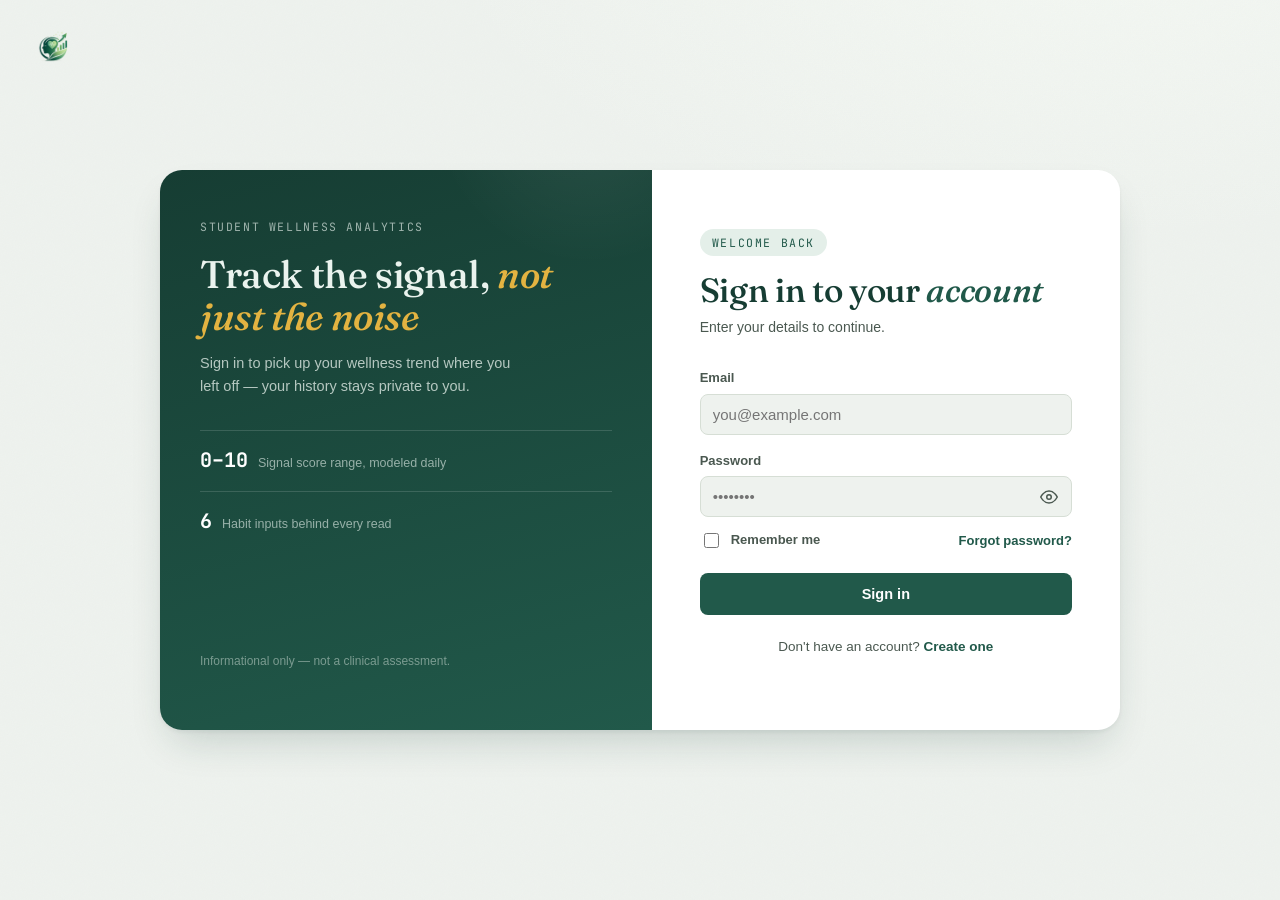
<file: index.html>
<!DOCTYPE html>
<html lang="en">
<head>
<meta charset="UTF-8" />
<meta name="viewport" content="width=device-width, initial-scale=1.0" />
<title>Mental Health Signal — Student Wellness Analytics</title>
<link rel="preconnect" href="https://fonts.googleapis.com">
<link rel="preconnect" href="https://fonts.gstatic.com" crossorigin>
<link href="https://fonts.googleapis.com/css2?family=Fraunces:ital,opsz,wght@0,9..144,400;0,9..144,500;0,9..144,600;1,9..144,500&family=Inter:wght@400;500;600;700&family=JetBrains+Mono:wght@400;500;700&display=swap" rel="stylesheet">
<link rel="stylesheet" href="style.css" />

<script>
  // ---- Auth guard: redirect to login if not signed in ----
  // Runs immediately (before body renders) to avoid a flash of protected content.
  if (!localStorage.getItem('mhs_token')) {
    window.location.replace('login.html');
  }
</script>
</head>
<body>

<div class="noise-overlay" aria-hidden="true"></div>

<header class="site-header">
  <div class="header-inner header-branding">
    <div class="user-bar">
      <nav class="site-nav">
        <a href="about.html" class="nav-link">About</a>
        <a href="index.html" class="nav-link active">Predictor</a>
      </nav>
      <div class="user-bar-right">
        <span class="user-greeting" id="user-greeting"></span>
        <button type="button" class="logout-btn" id="logout-btn">Log out</button>
      </div>
    </div>
    <div class="brand-logo">
      <img src="logo.png" alt="Mental Health Signal logo" class="site-logo" />
      <div>
        <span class="eyebrow">Student Wellness Analytics</span>
        <h1 class="title">Mental Health <em>Signal</em></h1>
      </div>
    </div>
    <p class="subtitle">A quick read on how habits, screen time, and stress are trending — modeled from your daily rhythm, not a diagnosis.</p>
  </div>
</header>

<main class="layout">

  <!-- FORM PANEL -->
  <section class="panel form-panel" aria-labelledby="form-heading">
    <form id="predict-form" novalidate>

      <fieldset class="group">
        <legend><span class="legend-index">01</span> Profile</legend>
        <div class="grid grid-3">
          <div class="field">
            <label for="age">Age</label>
            <input type="number" id="age" name="age" min="10" max="100" step="1" required placeholder="e.g. 21" />
            <span class="hint">10–100</span>
            <span class="error-msg" data-for="age"></span>
          </div>
          <div class="field">
            <label for="gender">Gender</label>
            <select id="gender" name="gender" required>
              <option value="" disabled selected hidden>Select</option>
              <option value="Male">Male</option>
              <option value="Female">Female</option>
            </select>
            <span class="error-msg" data-for="gender"></span>
          </div>
          <div class="field">
            <label for="country">Country</label>
            <input type="text" id="country" name="country" list="country-list" required placeholder="e.g. India" autocomplete="off" />
            <datalist id="country-list">
              <option value="India"></option>
              <option value="USA"></option>
              <option value="Canada"></option>
              <option value="Australia"></option>
              <option value="UK"></option>
              <option value="Germany"></option>
              <option value="Mexico"></option>
              <option value="Turkey"></option>
              <option value="France"></option>
            </datalist>
            <span class="hint">Not listed? Type it anyway.</span>
            <span class="error-msg" data-for="country"></span>
          </div>
        </div>
      </fieldset>

      <fieldset class="group">
        <legend><span class="legend-index">02</span> Academic &amp; Digital Habits</legend>
        <div class="grid grid-2">
          <div class="field">
            <label for="academic_level">Academic level</label>
            <select id="academic_level" name="academic_level" required>
              <option value="" disabled selected hidden>Select</option>
              <option value="High School">High School</option>
              <option value="Undergraduate">Undergraduate</option>
              <option value="Graduate">Graduate</option>
            </select>
            <span class="error-msg" data-for="academic_level"></span>
          </div>
          <div class="field">
            <label for="most_used_platform">Most-used platform</label>
            <select id="most_used_platform" name="most_used_platform" required>
              <option value="" disabled selected hidden>Select</option>
              <option value="Facebook">Facebook</option>
              <option value="Instagram">Instagram</option>
              <option value="Snapchat">Snapchat</option>
              <option value="Twitter">Twitter</option>
              <option value="YouTube">YouTube</option>
              <option value="TikTok">TikTok</option>
              <option value="LinkedIn">LinkedIn</option>
              <option value="LINE">LINE</option>
              <option value="KakaoTalk">KakaoTalk</option>
              <option value="VKontakte">VKontakte</option>
              <option value="WhatsApp">WhatsApp</option>
              <option value="WeChat">WeChat</option>
            </select>
            <span class="error-msg" data-for="most_used_platform"></span>
          </div>
          <div class="field">
            <label for="purpose_of_use">Primary purpose</label>
            <select id="purpose_of_use" name="purpose_of_use" required>
              <option value="" disabled selected hidden>Select</option>
              <option value="Networking">Networking</option>
              <option value="Education">Education</option>
              <option value="Entertainment">Entertainment</option>
              <option value="News">News</option>
            </select>
            <span class="error-msg" data-for="purpose_of_use"></span>
          </div>
          <div class="field">
            <label for="avg_daily_usage_hours">Avg. daily screen time</label>
            <div class="unit-input">
              <input type="number" id="avg_daily_usage_hours" name="avg_daily_usage_hours" min="0" max="24" step="0.1" required placeholder="0.0" />
              <span class="unit">hrs</span>
            </div>
            <span class="error-msg" data-for="avg_daily_usage_hours"></span>
          </div>
          <div class="field">
            <label for="daily_unlocks">Daily phone unlocks</label>
            <input type="number" id="daily_unlocks" name="daily_unlocks" min="0" step="1" required placeholder="e.g. 60" />
            <span class="error-msg" data-for="daily_unlocks"></span>
          </div>
        </div>
      </fieldset>

      <fieldset class="group">
        <legend><span class="legend-index">03</span> Lifestyle &amp; Stress</legend>
        <div class="grid grid-3">
          <div class="field">
            <label for="study_hours">Study hours / day</label>
            <div class="unit-input">
              <input type="number" id="study_hours" name="study_hours" min="0" max="24" step="0.1" required placeholder="0.0" />
              <span class="unit">hrs</span>
            </div>
            <span class="error-msg" data-for="study_hours"></span>
          </div>
          <div class="field">
            <label for="physical_activity_hours">Physical activity / day</label>
            <div class="unit-input">
              <input type="number" id="physical_activity_hours" name="physical_activity_hours" min="0" max="24" step="0.1" required placeholder="0.0" />
              <span class="unit">hrs</span>
            </div>
            <span class="error-msg" data-for="physical_activity_hours"></span>
          </div>
          <div class="field">
            <label for="sleep_hours_per_night">Sleep / night</label>
            <div class="unit-input">
              <input type="number" id="sleep_hours_per_night" name="sleep_hours_per_night" min="0" max="24" step="0.1" required placeholder="0.0" />
              <span class="unit">hrs</span>
            </div>
            <span class="error-msg" data-for="sleep_hours_per_night"></span>
          </div>
          <div class="field field-span">
            <label for="stress_level">Perceived stress level</label>
            <div class="segmented" id="stress_level_group" data-name="stress_level">
              <button type="button" class="seg-btn" data-value="Low">Low</button>
              <button type="button" class="seg-btn" data-value="Medium">Medium</button>
              <button type="button" class="seg-btn" data-value="High">High</button>
              <button type="button" class="seg-btn" data-value="Very High">Very High</button>
            </div>
            <input type="hidden" id="stress_level" name="stress_level" required />
            <span class="error-msg" data-for="stress_level"></span>
          </div>
        </div>
      </fieldset>

      <div class="form-footer">
        <button type="submit" class="submit-btn" id="submit-btn">
          <span class="btn-label">Read my signal</span>
          <span class="btn-spinner" aria-hidden="true"></span>
        </button>
      </div>
    </form>
  </section>

  <!-- RESULT PANEL -->
  <aside class="panel result-panel" aria-live="polite">
    <div class="result-inner" id="result-inner">

      <div class="state state-idle" id="state-idle">
        <svg class="gauge gauge-idle" viewBox="0 0 240 160" aria-hidden="true">
          <path class="gauge-track" d="M 30 140 A 100 100 0 0 1 210 140" />
          <g class="gauge-ticks"></g>
        </svg>
        <p class="idle-label">Your score will appear here</p>
        <p class="idle-copy">Fill in the form and submit to generate a predicted mental health score from 0–10.</p>
      </div>

      <div class="state state-loading" id="state-loading" hidden>
        <div class="pulse-ring"></div>
        <p class="loading-label">Reading the signal…</p>
        <p class="loading-copy">Running your habits through the model.</p>
      </div>

      <div class="state state-result" id="state-result" hidden>
        <svg class="gauge gauge-result" viewBox="0 0 240 160" aria-hidden="true">
          <defs>
            <linearGradient id="gaugeGradient" x1="0%" y1="0%" x2="100%" y2="0%">
              <stop offset="0%" stop-color="#D9534F"/>
              <stop offset="45%" stop-color="#E3B341"/>
              <stop offset="100%" stop-color="#4C9A78"/>
            </linearGradient>
          </defs>
          <path class="gauge-track" d="M 30 140 A 100 100 0 0 1 210 140" />
          <path class="gauge-fill" id="gauge-fill" d="M 30 140 A 100 100 0 0 1 210 140" />
          <g class="gauge-ticks"></g>
          <circle class="gauge-needle-hub" cx="120" cy="140" r="5" />
        </svg>
        <div class="score-readout">
          <span class="score-number" id="score-number">0.0</span>
          <span class="score-max">/10</span>
        </div>
        <p class="score-band" id="score-band">—</p>
        <p class="score-context" id="score-context"></p>
        <button type="button" class="reset-btn" id="reset-btn">Run another read</button>
      </div>

      <div class="state state-error" id="state-error" hidden>
        <div class="error-icon" aria-hidden="true">!</div>
        <p class="error-copy" id="error-copy"></p>
        <button type="button" class="reset-btn" id="error-retry-btn">Try again</button>
      </div>

    </div>
  </aside>

</main>

<footer class="site-footer">
  <p>Built for informational purposes only — this is not a clinical assessment. If you're struggling, please talk to someone you trust.</p>
</footer>

<script src="script.js"></script>
<script>
  // ===== CONFIG ===== (should match login.html / register.html)
  const API_BASE = "https://mental-health-score-8vog.onrender.com";

  // show logged-in user's name
  const storedUser = JSON.parse(localStorage.getItem('mhs_user') || 'null');
  const greetingEl = document.getElementById('user-greeting');
  if (greetingEl && storedUser) {
    greetingEl.textContent = `Hi, ${storedUser.first_name}`;
  }

  // logout
  const logoutBtn = document.getElementById('logout-btn');
  if (logoutBtn) {
    logoutBtn.addEventListener('click', async () => {
      const token = localStorage.getItem('mhs_token');
      try {
        await fetch(`${API_BASE}/logout`, {
          method: 'POST',
          headers: { 'Authorization': `Bearer ${token}` },
        });
      } catch (err) {
        // proceed with local logout even if the request fails
      }
      localStorage.removeItem('mhs_token');
      localStorage.removeItem('mhs_user');
      window.location.href = 'login.html';
    });
  }
</script>

</body>
</html>
</file>
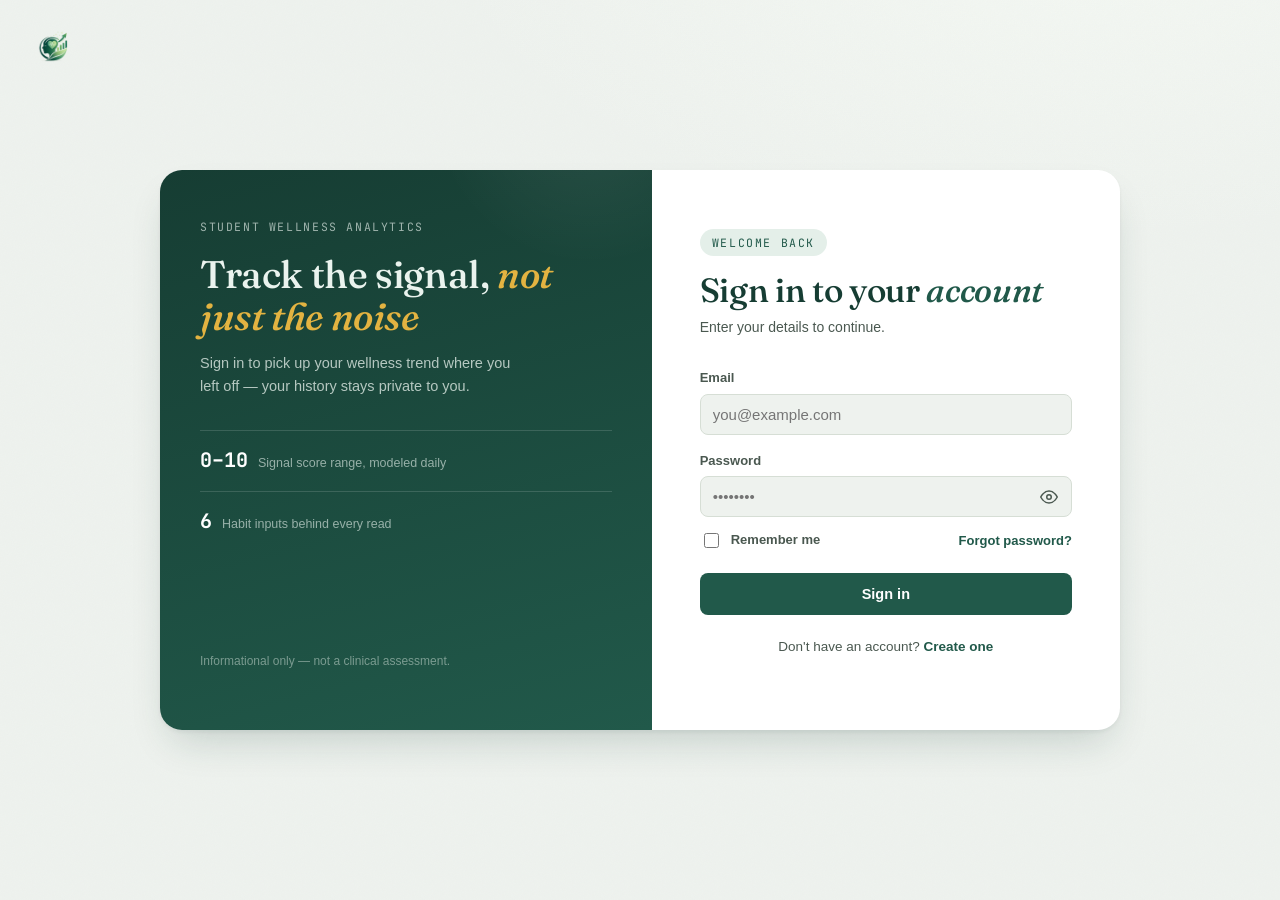
<file: about.html>
<!DOCTYPE html>
<html lang="en">
<head>
<meta charset="UTF-8" />
<meta name="viewport" content="width=device-width, initial-scale=1.0" />
<title>About — Mental Health Signal</title>
<link rel="preconnect" href="https://fonts.googleapis.com">
<link rel="preconnect" href="https://fonts.gstatic.com" crossorigin>
<link href="https://fonts.googleapis.com/css2?family=Fraunces:ital,opsz,wght@0,9..144,400;0,9..144,500;0,9..144,600;1,9..144,500&family=Inter:wght@400;500;600;700&family=JetBrains+Mono:wght@400;500;700&display=swap" rel="stylesheet">
<link rel="stylesheet" href="style.css" />
<link rel="stylesheet" href="about.css" />

<script>
  // ---- Auth guard: redirect to login if not signed in ----
  if (!localStorage.getItem('mhs_token')) {
    window.location.replace('login.html');
  }
</script>
</head>
<body>

<div class="noise-overlay" aria-hidden="true"></div>

<header class="site-header">
  <div class="header-inner header-branding">
    <div class="user-bar">
      <nav class="site-nav">
        <a href="about.html" class="nav-link active">About</a>
        <a href="index.html" class="nav-link">Predictor</a>
      </nav>
      <div class="user-bar-right">
        <span class="user-greeting" id="user-greeting"></span>
        <button type="button" class="logout-btn" id="logout-btn">Log out</button>
      </div>
    </div>
    <div class="brand-logo">
      <img src="logo.png" alt="Mental Health Signal logo" class="site-logo" />
      <div>
        <span class="eyebrow">Student Wellness Analytics</span>
        <h1 class="title">About <em>Signal</em></h1>
      </div>
    </div>
    <p class="subtitle">What this tool does, how the score is modeled, and where it stops.</p>
  </div>
</header>

<main class="about-layout">

  <section class="panel about-panel">
    <span class="about-eyebrow">01 · Why we built this</span>
    <h2 class="about-heading">A quick, honest read on how you're doing</h2>
    <p class="about-copy">
      Students juggle screen time, coursework, sleep, and stress every single day — and most of us never
      stop to look at how those pieces fit together. Mental Health Signal takes a handful of everyday
      habits and turns them into a single, easy-to-read score, so you can notice patterns before they
      turn into something bigger.
    </p>
  </section>

  <section class="panel about-panel">
    <span class="about-eyebrow">02 · How the score works</span>
    <h2 class="about-heading">Twelve inputs, one signal</h2>
    <p class="about-copy">
      The model looks at your age, academic level, and country alongside your digital habits — screen
      time, phone unlocks, platform, and purpose of use — plus your lifestyle basics: study hours, physical
      activity, sleep, and how stressed you feel day to day. These are fed into a trained model that
      outputs a score from 0 to 10.
    </p>
    <div class="about-steps">
      <div class="about-step">
        <span class="about-step-num">1</span>
        <div>
          <p class="about-step-title">You fill in your profile &amp; habits</p>
          <p class="about-step-copy">A short form covering academics, digital habits, and lifestyle.</p>
        </div>
      </div>
      <div class="about-step">
        <span class="about-step-num">2</span>
        <div>
          <p class="about-step-title">The model reads the pattern</p>
          <p class="about-step-copy">Your inputs are compared against patterns learned from real survey data.</p>
        </div>
      </div>
      <div class="about-step">
        <span class="about-step-num">3</span>
        <div>
          <p class="about-step-title">You get a score, instantly</p>
          <p class="about-step-copy">A 0–10 read plus a plain-language band: strained, balanced, or strong.</p>
        </div>
      </div>
    </div>
  </section>

  <section class="panel about-panel">
    <span class="about-eyebrow">03 · What this isn't</span>
    <h2 class="about-heading">Not a diagnosis — a mirror</h2>
    <p class="about-copy">
      This score is modeled from statistical patterns, not clinical evaluation. It can't detect specific
      conditions and it isn't a substitute for talking to a doctor, counselor, or therapist. Think of it as
      a nudge to pay attention, not a verdict.
    </p>
  </section>

  <section class="panel about-panel">
    <span class="about-eyebrow">04 · Your data</span>
    <h2 class="about-heading">Private by default</h2>
    <p class="about-copy">
      Your account and submissions are tied only to you. We don't sell or share your data, and you're free
      to stop using the tool at any time.
    </p>
  </section>

  <section class="panel about-panel cta-panel">
    <h2 class="cta-heading">Ready to check your signal?</h2>
    <p class="cta-copy">Takes about two minutes.</p>
    <a href="index.html" class="cta-btn">Go to the predictor →</a>
  </section>

</main>

<footer class="site-footer">
  <p>Built for informational purposes only — this is not a clinical assessment. If you're struggling, please talk to someone you trust.</p>
</footer>

<script>
  const API_BASE = "https://mental-health-score-8vog.onrender.com";

  const storedUser = JSON.parse(localStorage.getItem('mhs_user') || 'null');
  const greetingEl = document.getElementById('user-greeting');
  if (greetingEl && storedUser) {
    greetingEl.textContent = `Hi, ${storedUser.first_name}`;
  }

  const logoutBtn = document.getElementById('logout-btn');
  if (logoutBtn) {
    logoutBtn.addEventListener('click', async () => {
      const token = localStorage.getItem('mhs_token');
      try {
        await fetch(`${API_BASE}/logout`, {
          method: 'POST',
          headers: { 'Authorization': `Bearer ${token}` },
        });
      } catch (err) {
        // proceed with local logout even if the request fails
      }
      localStorage.removeItem('mhs_token');
      localStorage.removeItem('mhs_user');
      window.location.href = 'login.html';
    });
  }
</script>

</body>
</html>
</file>
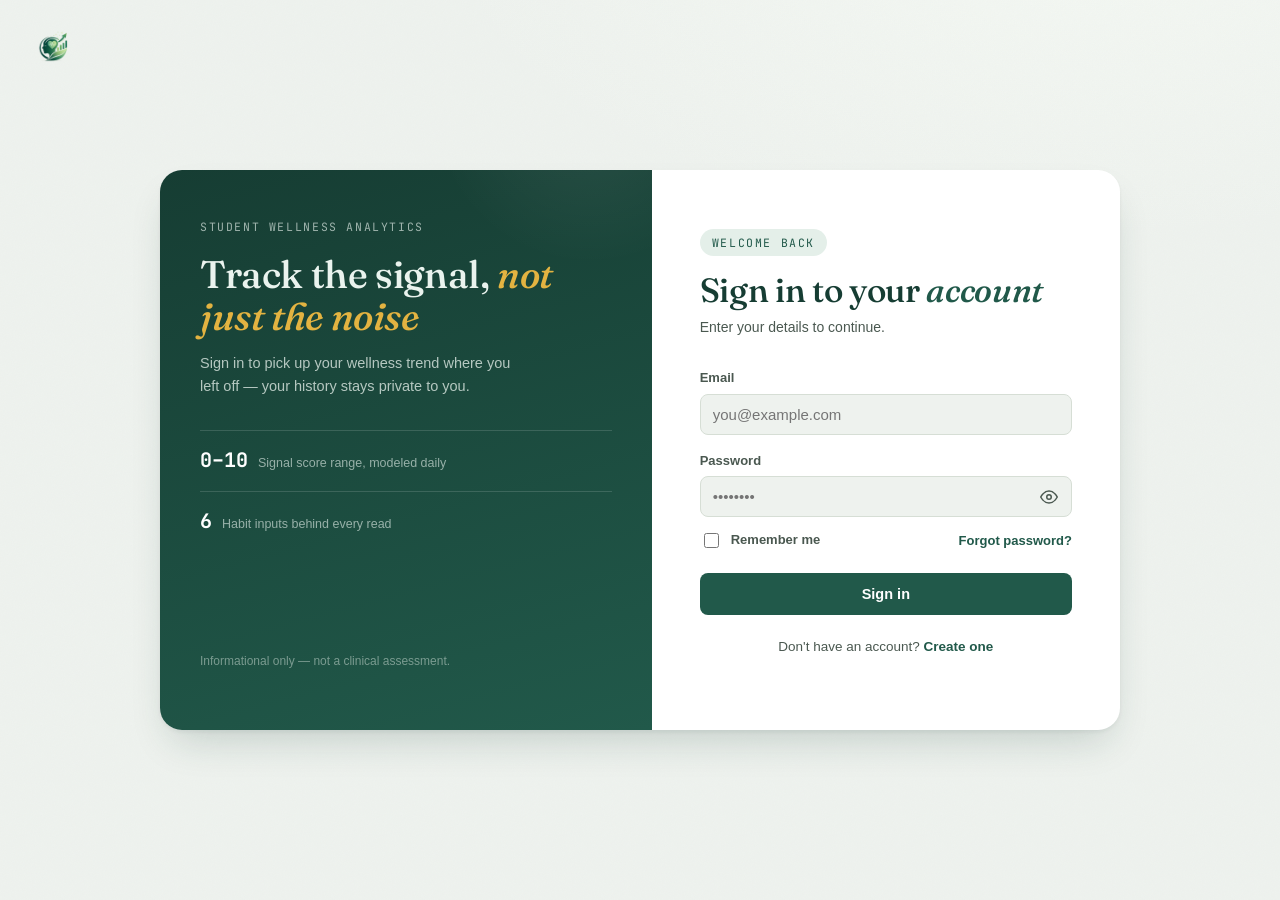
<file: admin.html>
<!DOCTYPE html>
<html lang="en">
<head>
<meta charset="UTF-8" />
<meta name="viewport" content="width=device-width, initial-scale=1.0" />
<title>Admin — Mental Health Signal</title>
<link rel="preconnect" href="https://fonts.googleapis.com">
<link rel="preconnect" href="https://fonts.gstatic.com" crossorigin>
<link href="https://fonts.googleapis.com/css2?family=Fraunces:ital,opsz,wght@0,9..144,400;0,9..144,500;0,9..144,600;1,9..144,500&family=Inter:wght@400;500;600;700&family=JetBrains+Mono:wght@400;500;700&display=swap" rel="stylesheet">
<link rel="stylesheet" href="style.css" />
<link rel="stylesheet" href="about.css" />
<link rel="stylesheet" href="admin.css" />

<script>
  if (!localStorage.getItem('mhs_token')) {
    window.location.replace('login.html');
  } else {
    // block non-admins before the page renders at all — no flash, no data fetch
    const cachedUser = JSON.parse(localStorage.getItem('mhs_user') || 'null');
    if (!cachedUser || !cachedUser.is_admin) {
      window.location.replace('about.html');
    }
  }
</script>
</head>
<body>

<div class="noise-overlay" aria-hidden="true"></div>

<header class="site-header">
  <div class="header-inner header-branding">
    <div class="user-bar">
      <nav class="site-nav">
        <a href="about.html" class="nav-link">About</a>
        <a href="index.html" class="nav-link">Predictor</a>
      </nav>
      <div class="user-bar-right">
        <span class="user-greeting" id="user-greeting"></span>
        <button type="button" class="logout-btn" id="logout-btn">Log out</button>
      </div>
    </div>
    <div class="brand-logo">
      <img src="logo.png" alt="Mental Health Signal logo" class="site-logo" />
      <div>
        <span class="eyebrow">Student Wellness Analytics</span>
        <h1 class="title">Admin <em>Panel</em></h1>
      </div>
    </div>
    <p class="subtitle">Registered users and active sessions.</p>
  </div>
</header>

<main class="about-layout">

  <div class="admin-banner" id="admin-banner" hidden></div>

  <section class="panel about-panel" id="users-section" hidden>
    <span class="about-eyebrow">Users</span>
    <h2 class="about-heading" id="users-count">—</h2>

    <div class="admin-table-wrap">
      <table class="admin-table">
        <thead>
          <tr>
            <th>Name</th>
            <th>Email</th>
            <th>Joined</th>
            <th>Role</th>
            <th></th>
          </tr>
        </thead>
        <tbody id="users-tbody"></tbody>
      </table>
    </div>
  </section>

  <section class="panel about-panel" id="loading-section">
    <p class="about-copy">Loading users…</p>
  </section>

</main>

<footer class="site-footer">
  <p>Admin access only. Deleting a user also revokes their active sessions.</p>
</footer>

<script>
  const API_BASE = "https://mental-health-score-8vog.onrender.com";

  const storedUser = JSON.parse(localStorage.getItem('mhs_user') || 'null');
  const greetingEl = document.getElementById('user-greeting');
  if (greetingEl && storedUser) {
    greetingEl.textContent = `Hi, ${storedUser.first_name}`;
  }

  const logoutBtn = document.getElementById('logout-btn');
  logoutBtn.addEventListener('click', async () => {
    const token = localStorage.getItem('mhs_token');
    try {
      await fetch(`${API_BASE}/logout`, { method: 'POST', headers: { 'Authorization': `Bearer ${token}` } });
    } catch (err) {}
    localStorage.removeItem('mhs_token');
    localStorage.removeItem('mhs_user');
    window.location.href = 'login.html';
  });

  const banner = document.getElementById('admin-banner');
  const loadingSection = document.getElementById('loading-section');
  const usersSection = document.getElementById('users-section');
  const usersCount = document.getElementById('users-count');
  const tbody = document.getElementById('users-tbody');

  function showBanner(message) {
    banner.textContent = message;
    banner.hidden = false;
  }

  function fmtDate(iso) {
    try {
      return new Date(iso).toLocaleDateString(undefined, { year: 'numeric', month: 'short', day: 'numeric' });
    } catch {
      return iso;
    }
  }

  async function loadUsers() {
    const token = localStorage.getItem('mhs_token');
    try {
      const res = await fetch(`${API_BASE}/admin/users`, {
        headers: { 'Authorization': `Bearer ${token}` },
      });

      if (res.status === 403) {
        showBanner("You don't have admin access. Redirecting…");
        loadingSection.hidden = true;
        setTimeout(() => { window.location.href = 'about.html'; }, 1500);
        return;
      }

      if (res.status === 401) {
        localStorage.removeItem('mhs_token');
        localStorage.removeItem('mhs_user');
        window.location.href = 'login.html';
        return;
      }

      if (!res.ok) {
        showBanner('Could not load users.');
        loadingSection.hidden = true;
        return;
      }

      const users = await res.json();
      renderUsers(users);
    } catch (err) {
      showBanner('Could not reach the server.');
      loadingSection.hidden = true;
    }
  }

  function renderUsers(users) {
    loadingSection.hidden = true;
    usersSection.hidden = false;
    usersCount.textContent = `${users.length} registered ${users.length === 1 ? 'user' : 'users'}`;

    tbody.innerHTML = '';
    users.forEach((u) => {
      const tr = document.createElement('tr');

      tr.innerHTML = `
        <td>${u.first_name} ${u.last_name}</td>
        <td>${u.email}</td>
        <td>${fmtDate(u.created_at)}</td>
        <td>${u.is_admin ? '<span class="admin-badge">Admin</span>' : 'User'}</td>
        <td></td>
      `;

      const actionCell = tr.querySelector('td:last-child');
      if (!u.is_admin) {
        const delBtn = document.createElement('button');
        delBtn.textContent = 'Delete';
        delBtn.className = 'admin-delete-btn';
        delBtn.addEventListener('click', () => deleteUser(u.id, u.email));
        actionCell.appendChild(delBtn);
      }

      tbody.appendChild(tr);
    });
  }

  async function deleteUser(userId, email) {
    if (!confirm(`Delete ${email}? This can't be undone.`)) return;
    const token = localStorage.getItem('mhs_token');
    try {
      const res = await fetch(`${API_BASE}/admin/users/${userId}`, {
        method: 'DELETE',
        headers: { 'Authorization': `Bearer ${token}` },
      });
      if (!res.ok) {
        const body = await res.json().catch(() => null);
        alert(body?.detail || 'Could not delete user.');
        return;
      }
      loadUsers();
    } catch (err) {
      alert('Could not reach the server.');
    }
  }

  loadUsers();
</script>

</body>
</html>
</file>
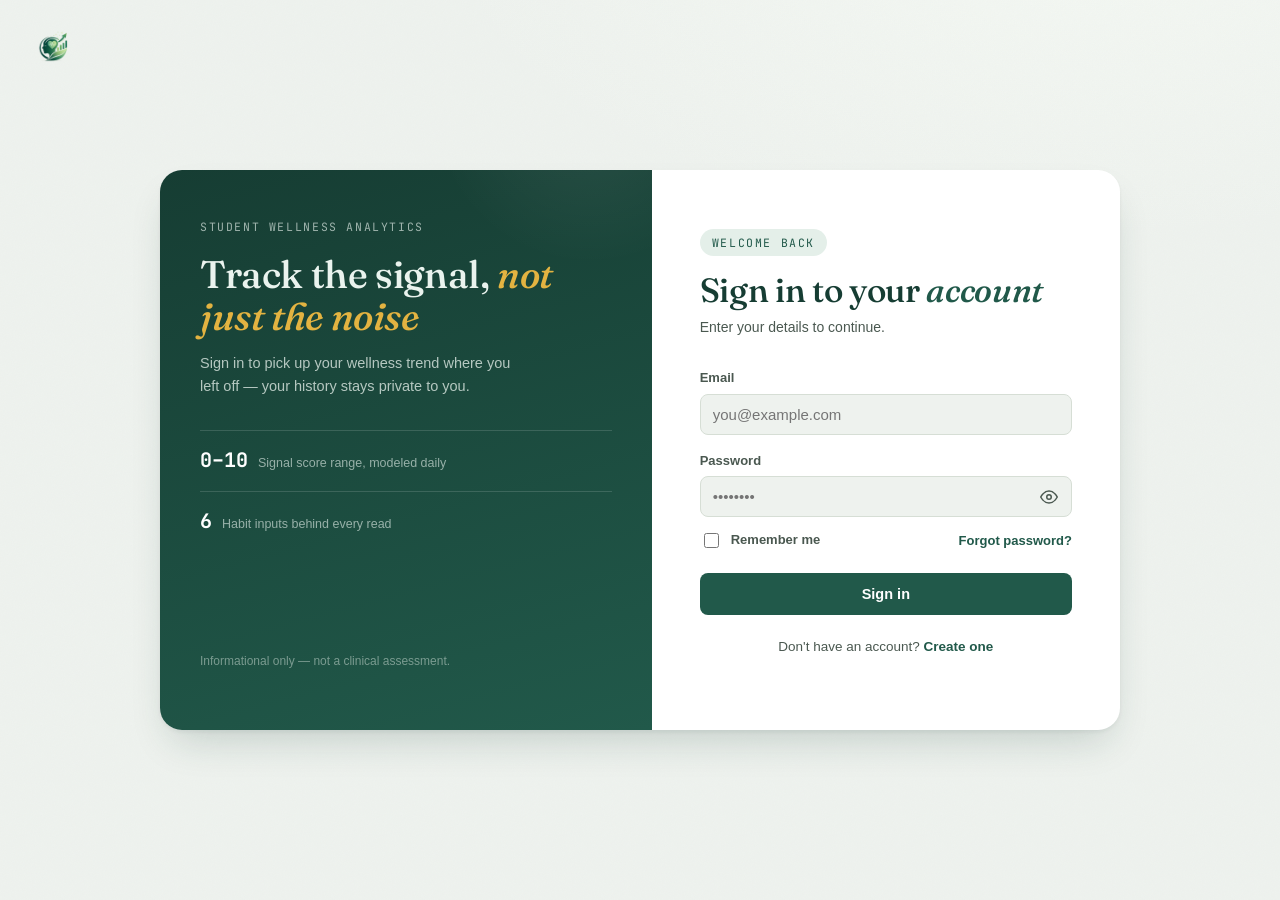
<file: login.html>
<!DOCTYPE html>
<html lang="en">
<head>
<meta charset="UTF-8" />
<meta name="viewport" content="width=device-width, initial-scale=1.0" />
<title>Sign in — Mental Health Signal</title>
<link rel="preconnect" href="https://fonts.googleapis.com">
<link rel="preconnect" href="https://fonts.gstatic.com" crossorigin>
<link href="https://fonts.googleapis.com/css2?family=Fraunces:ital,opsz,wght@0,9..144,400;0,9..144,500;0,9..144,600;1,9..144,500&family=Inter:wght@400;500;600;700&family=JetBrains+Mono:wght@400;500;700&display=swap" rel="stylesheet">
<link rel="stylesheet" href="style.css" />
<link rel="stylesheet" href="auth.css" />
</head>
<body class="auth-body">

<div class="noise-overlay" aria-hidden="true"></div>
<img src="logo.png" alt="Mental Health Signal logo" class="auth-corner-logo" />

<div class="auth-shell">

  <!-- SIDE PANEL -->
  <div class="auth-side">
    <div>
      <p class="auth-side-eyebrow">Student Wellness Analytics</p>
      <h1 class="auth-side-title">Track the signal, <em>not just the noise</em></h1>
      <p class="auth-side-copy">Sign in to pick up your wellness trend where you left off — your history stays private to you.</p>

      <div class="auth-side-metrics">
        <div class="auth-metric">
          <span class="auth-metric-num">0–10</span>
          <span class="auth-metric-label">Signal score range, modeled daily</span>
        </div>
        <div class="auth-metric">
          <span class="auth-metric-num">6</span>
          <span class="auth-metric-label">Habit inputs behind every read</span>
        </div>
      </div>
    </div>
    <p class="auth-side-foot">Informational only — not a clinical assessment.</p>
  </div>

  <!-- FORM PANEL -->
  <div class="auth-main">
    <div class="auth-heading">
      <span class="auth-eyebrow">Welcome back</span>
      <h2 class="auth-title">Sign in to your <em>account</em></h2>
      <p class="auth-subtitle">Enter your details to continue.</p>
    </div>

    <form class="auth-form" id="login-form" novalidate>
      <div class="auth-banner" id="form-banner" hidden></div>

      <div class="auth-field" id="field-email">
        <label for="email">Email</label>
        <input type="email" id="email" name="email" required placeholder="you@example.com" autocomplete="email" />
        <span class="auth-error-msg">Enter a valid email address.</span>
      </div>

      <div class="auth-field" id="field-password">
        <label for="password">Password</label>
        <div class="password-wrap">
          <input type="password" id="password" name="password" required placeholder="••••••••" autocomplete="current-password" />
          <button type="button" class="password-toggle" data-target="password" aria-label="Show password">
            <svg viewBox="0 0 24 24" fill="none" stroke="currentColor" stroke-width="2"><path d="M1 12s4-8 11-8 11 8 11 8-4 8-11 8-11-8-11-8z"/><circle cx="12" cy="12" r="3"/></svg>
          </button>
        </div>
        <span class="auth-error-msg">Enter your password.</span>
      </div>

      <div class="auth-meta-row">
        <label class="auth-check">
          <input type="checkbox" name="remember" />
          Remember me
        </label>
        <a href="#" class="auth-link">Forgot password?</a>
      </div>

      <button type="submit" class="auth-submit">Sign in</button>
    </form>

    <p class="auth-switch">Don't have an account? <a href="register.html" class="auth-link">Create one</a></p>
  </div>

</div>

<script>
  // ===== CONFIG =====
  // Set this to your deployed backend URL (e.g. "https://your-api.onrender.com").
  // Leave as "" if the frontend and backend are served from the same domain.
  const API_BASE = "https://mental-health-score-8vog.onrender.com";

  // password visibility toggle
  document.querySelectorAll('.password-toggle').forEach(btn => {
    btn.addEventListener('click', () => {
      const input = document.getElementById(btn.dataset.target);
      const isPw = input.type === 'password';
      input.type = isPw ? 'text' : 'password';
      btn.setAttribute('aria-label', isPw ? 'Hide password' : 'Show password');
    });
  });

  function setFieldError(fieldId, message) {
    const field = document.getElementById(fieldId);
    if (!field) return;
    field.classList.add('field-error');
    const msg = field.querySelector('.auth-error-msg');
    if (msg && message) msg.textContent = message;
  }

  function clearFieldError(fieldId) {
    const field = document.getElementById(fieldId);
    if (field) field.classList.remove('field-error');
  }

  function clearAllErrors() {
    document.querySelectorAll('.auth-field').forEach(f => f.classList.remove('field-error'));
    const banner = document.getElementById('form-banner');
    if (banner) { banner.textContent = ''; banner.hidden = true; }
  }

  function showBanner(message) {
    const banner = document.getElementById('form-banner');
    if (banner) { banner.textContent = message; banner.hidden = false; }
  }

  const form = document.getElementById('login-form');
  const submitBtn = form.querySelector('.auth-submit');

  form.addEventListener('submit', async (e) => {
    e.preventDefault();
    clearAllErrors();

    const email = document.getElementById('email').value.trim();
    const password = document.getElementById('password').value;

    let valid = true;
    if (!email) { setFieldError('field-email', 'Email is required.'); valid = false; }
    if (!password) { setFieldError('field-password', 'Enter your password.'); valid = false; }
    if (!valid) return;

    submitBtn.disabled = true;
    submitBtn.textContent = 'Signing in…';

    try {
      const res = await fetch(`${API_BASE}/login`, {
        method: 'POST',
        headers: { 'Content-Type': 'application/json' },
        body: JSON.stringify({ email, password }),
      });
      const result = await res.json();

      if (!res.ok) {
        if (result.errors) {
          Object.entries(result.errors).forEach(([field, msg]) => {
            setFieldError(`field-${field.replace(/_/g, '-')}`, msg);
          });
        } else {
          showBanner(result.detail || 'Something went wrong. Please try again.');
        }
        return;
      }

      localStorage.setItem('mhs_token', result.token);
      localStorage.setItem('mhs_user', JSON.stringify(result.user));
      window.location.href = 'about.html';

    } catch (err) {
      showBanner('Could not reach the server. Please try again.');
    } finally {
      submitBtn.disabled = false;
      submitBtn.textContent = 'Sign in';
    }
  });
</script>

</body>
</html>
</file>
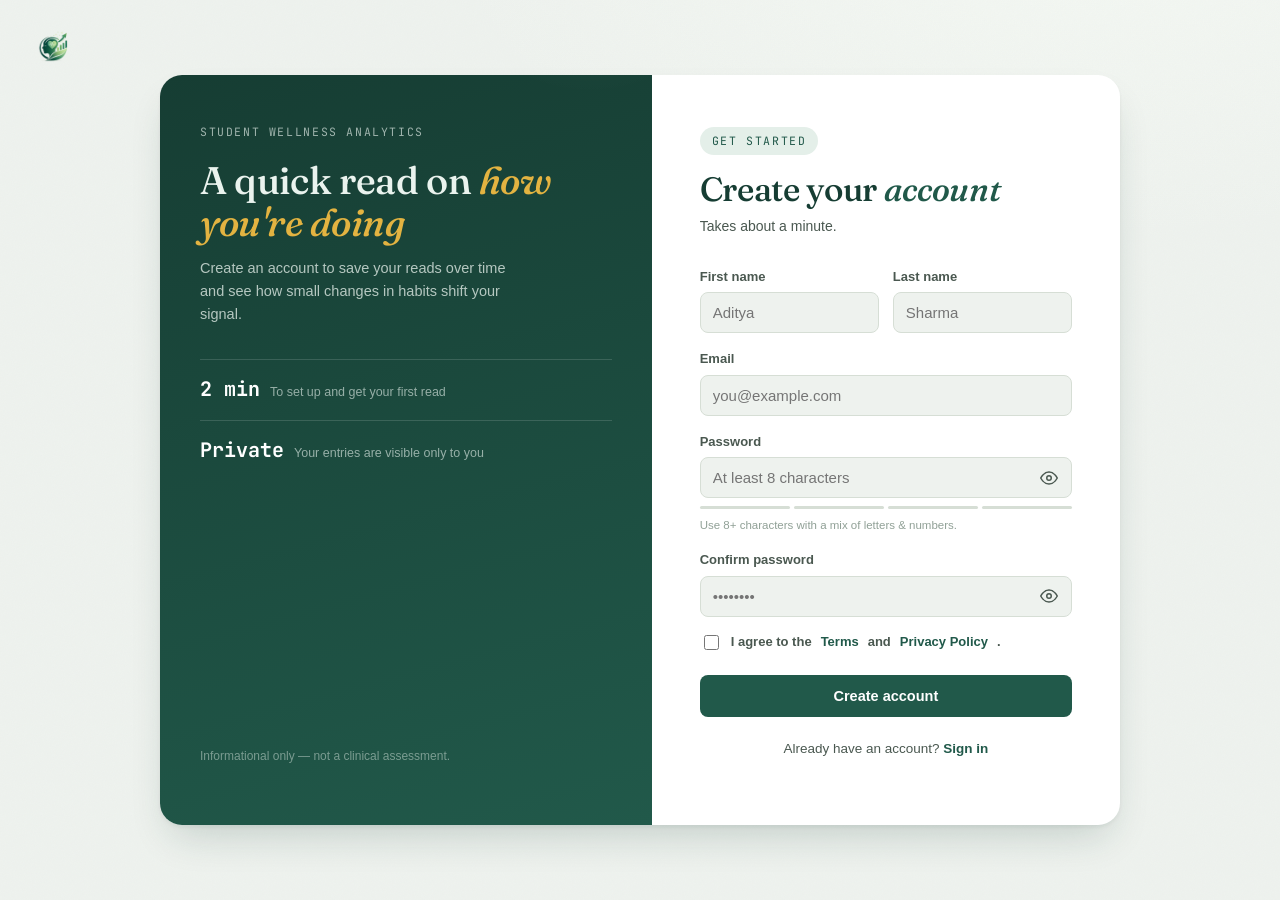
<file: register.html>
<!DOCTYPE html>
<html lang="en">
<head>
<meta charset="UTF-8" />
<meta name="viewport" content="width=device-width, initial-scale=1.0" />
<title>Create account — Mental Health Signal</title>
<link rel="preconnect" href="https://fonts.googleapis.com">
<link rel="preconnect" href="https://fonts.gstatic.com" crossorigin>
<link href="https://fonts.googleapis.com/css2?family=Fraunces:ital,opsz,wght@0,9..144,400;0,9..144,500;0,9..144,600;1,9..144,500&family=Inter:wght@400;500;600;700&family=JetBrains+Mono:wght@400;500;700&display=swap" rel="stylesheet">
<link rel="stylesheet" href="style.css" />
<link rel="stylesheet" href="auth.css" />
</head>
<body class="auth-body">

<div class="noise-overlay" aria-hidden="true"></div>
<img src="logo.png" alt="Mental Health Signal logo" class="auth-corner-logo" />

<div class="auth-shell">

  <!-- SIDE PANEL -->
  <div class="auth-side">
    <div>
      <p class="auth-side-eyebrow">Student Wellness Analytics</p>
      <h1 class="auth-side-title">A quick read on <em>how you're doing</em></h1>
      <p class="auth-side-copy">Create an account to save your reads over time and see how small changes in habits shift your signal.</p>

      <div class="auth-side-metrics">
        <div class="auth-metric">
          <span class="auth-metric-num">2 min</span>
          <span class="auth-metric-label">To set up and get your first read</span>
        </div>
        <div class="auth-metric">
          <span class="auth-metric-num">Private</span>
          <span class="auth-metric-label">Your entries are visible only to you</span>
        </div>
      </div>
    </div>
    <p class="auth-side-foot">Informational only — not a clinical assessment.</p>
  </div>

  <!-- FORM PANEL -->
  <div class="auth-main">
    <div class="auth-heading">
      <span class="auth-eyebrow">Get started</span>
      <h2 class="auth-title">Create your <em>account</em></h2>
      <p class="auth-subtitle">Takes about a minute.</p>
    </div>

    <form class="auth-form" id="register-form" novalidate>
      <div class="auth-banner" id="form-banner" hidden></div>

      <div class="auth-row-2">
        <div class="auth-field" id="field-first-name">
          <label for="first-name">First name</label>
          <input type="text" id="first-name" name="first_name" required placeholder="Aditya" autocomplete="given-name" />
          <span class="auth-error-msg">Required.</span>
        </div>
        <div class="auth-field" id="field-last-name">
          <label for="last-name">Last name</label>
          <input type="text" id="last-name" name="last_name" required placeholder="Sharma" autocomplete="family-name" />
          <span class="auth-error-msg">Required.</span>
        </div>
      </div>

      <div class="auth-field" id="field-email">
        <label for="email">Email</label>
        <input type="email" id="email" name="email" required placeholder="you@example.com" autocomplete="email" />
        <span class="auth-error-msg">Enter a valid email address.</span>
      </div>

      <div class="auth-field" id="field-password">
        <label for="password">Password</label>
        <div class="password-wrap">
          <input type="password" id="password" name="password" required placeholder="At least 8 characters" autocomplete="new-password" />
          <button type="button" class="password-toggle" data-target="password" aria-label="Show password">
            <svg viewBox="0 0 24 24" fill="none" stroke="currentColor" stroke-width="2"><path d="M1 12s4-8 11-8 11 8 11 8-4 8-11 8-11-8-11-8z"/><circle cx="12" cy="12" r="3"/></svg>
          </button>
        </div>
        <div class="auth-strength" id="strength-bars">
          <span class="auth-strength-bar"></span>
          <span class="auth-strength-bar"></span>
          <span class="auth-strength-bar"></span>
          <span class="auth-strength-bar"></span>
        </div>
        <span class="auth-strength-hint" id="strength-hint">Use 8+ characters with a mix of letters &amp; numbers.</span>
        <span class="auth-error-msg">Password must be at least 8 characters.</span>
      </div>

      <div class="auth-field" id="field-confirm">
        <label for="confirm-password">Confirm password</label>
        <div class="password-wrap">
          <input type="password" id="confirm-password" name="confirm_password" required placeholder="••••••••" autocomplete="new-password" />
          <button type="button" class="password-toggle" data-target="confirm-password" aria-label="Show password">
            <svg viewBox="0 0 24 24" fill="none" stroke="currentColor" stroke-width="2"><path d="M1 12s4-8 11-8 11 8 11 8-4 8-11 8-11-8-11-8z"/><circle cx="12" cy="12" r="3"/></svg>
          </button>
        </div>
        <span class="auth-error-msg">Passwords don't match.</span>
      </div>

      <label class="auth-check">
        <input type="checkbox" id="terms" name="terms" required />
        I agree to the <a href="#" class="auth-link">Terms</a> and <a href="#" class="auth-link">Privacy Policy</a>.
      </label>

      <button type="submit" class="auth-submit">Create account</button>
    </form>

    <p class="auth-switch">Already have an account? <a href="login.html" class="auth-link">Sign in</a></p>
  </div>

</div>

<script>
  // ===== CONFIG =====
  // Set this to your deployed backend URL (e.g. "https://your-api.onrender.com").
  // Leave as "" if the frontend and backend are served from the same domain.
  const API_BASE = "https://mental-health-score-8vog.onrender.com";

  // password visibility toggle
  document.querySelectorAll('.password-toggle').forEach(btn => {
    btn.addEventListener('click', () => {
      const input = document.getElementById(btn.dataset.target);
      const isPw = input.type === 'password';
      input.type = isPw ? 'text' : 'password';
      btn.setAttribute('aria-label', isPw ? 'Hide password' : 'Show password');
    });
  });

  // password strength meter
  const pwInput = document.getElementById('password');
  const bars = document.querySelectorAll('#strength-bars .auth-strength-bar');
  const hint = document.getElementById('strength-hint');
  const colors = ['var(--coral)', '#C97C3B', 'var(--amber)', 'var(--sage)'];
  const labels = ['Too short', 'Weak', 'Good', 'Strong'];

  pwInput.addEventListener('input', () => {
    const v = pwInput.value;
    let score = 0;
    if (v.length >= 8) score++;
    if (/[A-Z]/.test(v) && /[a-z]/.test(v)) score++;
    if (/[0-9]/.test(v)) score++;
    if (/[^A-Za-z0-9]/.test(v) && v.length >= 10) score++;
    score = v.length === 0 ? 0 : Math.max(1, score);

    bars.forEach((bar, i) => {
      bar.style.background = i < score ? colors[score - 1] : 'var(--line)';
    });
    hint.textContent = v.length === 0
      ? 'Use 8+ characters with a mix of letters & numbers.'
      : labels[score - 1];
  });

  function setFieldError(fieldId, message) {
    const field = document.getElementById(fieldId);
    if (!field) return;
    field.classList.add('field-error');
    const msg = field.querySelector('.auth-error-msg');
    if (msg && message) msg.textContent = message;
  }

  function clearAllErrors() {
    document.querySelectorAll('.auth-field').forEach(f => f.classList.remove('field-error'));
    const banner = document.getElementById('form-banner');
    if (banner) { banner.textContent = ''; banner.hidden = true; }
  }

  function showBanner(message) {
    const banner = document.getElementById('form-banner');
    if (banner) { banner.textContent = message; banner.hidden = false; }
  }

  const form = document.getElementById('register-form');
  const submitBtn = form.querySelector('.auth-submit');

  form.addEventListener('submit', async (e) => {
    e.preventDefault();
    clearAllErrors();

    const first_name = document.getElementById('first-name').value.trim();
    const last_name = document.getElementById('last-name').value.trim();
    const email = document.getElementById('email').value.trim();
    const password = document.getElementById('password').value;
    const confirm_password = document.getElementById('confirm-password').value;
    const termsChecked = document.getElementById('terms').checked;

    // client-side pre-checks (server re-validates everything too)
    let valid = true;
    if (!first_name) { setFieldError('field-first-name', 'Required.'); valid = false; }
    if (!last_name) { setFieldError('field-last-name', 'Required.'); valid = false; }
    if (!email) { setFieldError('field-email', 'Email is required.'); valid = false; }
    if (password.length < 8) { setFieldError('field-password', 'Password must be at least 8 characters.'); valid = false; }
    if (confirm_password !== password) { setFieldError('field-confirm', "Passwords don't match."); valid = false; }
    if (!termsChecked) { showBanner('Please accept the Terms and Privacy Policy to continue.'); valid = false; }
    if (!valid) return;

    submitBtn.disabled = true;
    submitBtn.textContent = 'Creating account…';

    try {
      const res = await fetch(`${API_BASE}/register`, {
        method: 'POST',
        headers: { 'Content-Type': 'application/json' },
        body: JSON.stringify({ first_name, last_name, email, password, confirm_password }),
      });
      const result = await res.json();

      if (!res.ok) {
        if (result.errors) {
          Object.entries(result.errors).forEach(([field, msg]) => {
            const mapped = field === 'confirm_password' ? 'confirm' : field.replace(/_/g, '-');
            setFieldError(`field-${mapped}`, msg);
          });
        } else {
          showBanner(result.detail || 'Something went wrong. Please try again.');
        }
        return;
      }

      localStorage.setItem('mhs_token', result.token);
      localStorage.setItem('mhs_user', JSON.stringify(result.user));
      window.location.href = 'about.html';

    } catch (err) {
      showBanner('Could not reach the server. Please try again.');
    } finally {
      submitBtn.disabled = false;
      submitBtn.textContent = 'Create account';
    }
  });
</script>

</body>
</html>
</file>
<file: style.css>
/* =========================================================
   TOKENS
   ========================================================= */
:root {
  --ink:        #182420;
  --ink-soft:   #4A5850;
  --paper:      #EEF2EE;
  --paper-deep: #E2E8E1;
  --surface:    #FFFFFF;
  --line:       #D6DED5;

  --pine:       #21594A;
  --pine-deep:  #163D33;
  --pine-tint:  #E4EFE9;

  --amber:      #E3B341;
  --coral:      #D9534F;
  --sage:       #4C9A78;

  --font-display: 'Fraunces', Georgia, serif;
  /* --font-body:    'Inter', -apple-system, sans-serif; */
  --font-body:    'Short Stack', -apple-system, sans-serif;
  --font-mono:    'JetBrains Mono', 'SFMono-Regular', monospace;

  --radius-sm: 8px;
  --radius-md: 14px;
  --radius-lg: 22px;

  --shadow-card: 0 1px 2px rgba(24,36,32,0.04), 0 12px 28px -8px rgba(24,36,32,0.10);
  --shadow-lift: 0 2px 4px rgba(24,36,32,0.06), 0 20px 40px -12px rgba(22,61,51,0.20);
}

* { box-sizing: border-box; }

html { -webkit-font-smoothing: antialiased; }

body {
  margin: 0;
  background:
    radial-gradient(1200px 600px at 85% -10%, #F4F8F3 0%, transparent 55%),
    var(--paper);
  color: var(--ink);
  font-family: var(--font-body);
  line-height: 1.5;
  position: relative;
}

.noise-overlay {
  position: fixed;
  inset: 0;
  pointer-events: none;
  z-index: 0;
  opacity: 0.025;
  background-image: url("data:image/svg+xml,%3Csvg xmlns='http://www.w3.org/2000/svg' width='90' height='90'%3E%3Cfilter id='n'%3E%3CfeTurbulence type='fractalNoise' baseFrequency='0.9' numOctaves='2' stitchTiles='stitch'/%3E%3C/filter%3E%3Crect width='100%25' height='100%25' filter='url(%23n)'/%3E%3C/svg%3E");
}

/* =========================================================
   HEADER
   ========================================================= */
.site-header {
  padding: 64px 24px 32px;
  position: relative;
  z-index: 1;
}

.header-inner {
  max-width: 1180px;
  margin: 0 auto;
}

.eyebrow {
  display: inline-block;
  font-family: var(--font-mono);
  font-size: 12px;
  letter-spacing: 0.14em;
  text-transform: uppercase;
  color: var(--pine);
  background: var(--pine-tint);
  padding: 5px 12px;
  border-radius: 100px;
  margin-bottom: 18px;
}

.title {
  font-family: var(--font-display);
  font-weight: 500;
  font-size: clamp(2.4rem, 5vw, 3.6rem);
  line-height: 1.05;
  margin: 0 0 14px;
  letter-spacing: -0.01em;
  color: var(--pine-deep);
}

.title em {
  font-style: italic;
  font-weight: 500;
  color: var(--pine);
}

.header-branding {
  display: flex;
  flex-direction: column;
  gap: 22px;
}

.user-bar {
  display: flex;
  align-items: center;
  justify-content: space-between;
  gap: 14px;
  margin-bottom: -4px;
}

.user-bar-right {
  display: flex;
  align-items: center;
  gap: 14px;
}

.site-nav {
  display: flex;
  gap: 6px;
}

.nav-link {
  font-family: var(--font-mono);
  font-size: 12px;
  letter-spacing: 0.02em;
  color: var(--ink-soft);
  text-decoration: none;
  padding: 6px 13px;
  border-radius: 100px;
  transition: background 0.15s ease, color 0.15s ease;
}
.nav-link:hover { background: var(--paper-deep); color: var(--ink); }
.nav-link.active { background: var(--pine); color: #fff; }

.user-greeting {
  font-family: var(--font-mono);
  font-size: 12px;
  color: var(--ink-soft);
}

.logout-btn {
  font-family: var(--font-body);
  font-weight: 600;
  font-size: 12.5px;
  color: var(--pine);
  background: var(--pine-tint);
  border: none;
  border-radius: 100px;
  padding: 7px 14px;
  cursor: pointer;
  transition: background 0.15s ease;
}
.logout-btn:hover { background: #D5E5DC; }

.brand-logo {
  display: flex;
  align-items: center;
  gap: 18px;
}

.brand-logo img {
  width: 200px;
  height: 200px;
  border-radius: 18px;
  object-fit: contain;
  box-shadow: none;
  background: transparent;
  border: none;
}

.subtitle {
  max-width: 560px;
  font-size: 16px;
  color: var(--ink-soft);
  margin: 25px;
}

/* =========================================================
   LAYOUT
   ========================================================= */
.layout {
  max-width: 1180px;
  margin: 0 auto;
  padding: 0 24px 40px;
  display: grid;
  grid-template-columns: 1.5fr 1fr;
  gap: 24px;
  align-items: start;
  position: relative;
  z-index: 1;
}

.panel {
  background: var(--surface);
  border-radius: var(--radius-lg);
  border: 1px solid var(--line);
  box-shadow: var(--shadow-card);
}

.form-panel { padding: 8px 32px 32px; }

.result-panel {
  position: sticky;
  top: 24px;
  min-height: 520px;
  background: linear-gradient(165deg, var(--pine-deep) 0%, var(--pine) 100%);
  border: none;
  box-shadow: var(--shadow-lift);
  display: flex;
  color: #EAF3EE;
}

/* =========================================================
   FORM
   ========================================================= */
fieldset.group {
  border: none;
  margin: 0;
  padding: 28px 0;
  border-bottom: 1px solid var(--line);
}
fieldset.group:last-of-type { border-bottom: none; padding-bottom: 8px; }

legend {
  font-family: var(--font-body);
  font-weight: 600;
  font-size: 13px;
  letter-spacing: 0.02em;
  color: var(--ink);
  display: flex;
  align-items: center;
  gap: 10px;
  padding: 0;
  margin-bottom: 18px;
}

.legend-index {
  font-family: var(--font-mono);
  font-size: 11px;
  color: var(--pine);
  background: var(--pine-tint);
  width: 22px;
  height: 22px;
  border-radius: 6px;
  display: inline-flex;
  align-items: center;
  justify-content: center;
}

.grid {
  display: grid;
  gap: 18px;
}
.grid-2 { grid-template-columns: repeat(2, 1fr); }
.grid-3 { grid-template-columns: repeat(3, 1fr); }

.field { display: flex; flex-direction: column; gap: 6px; position: relative; }
.field-span { grid-column: 1 / -1; }

label {
  font-size: 13px;
  font-weight: 600;
  color: var(--ink-soft);
}

input[type="text"],
input[type="number"],
select {
  font-family: var(--font-body);
  font-size: 15px;
  color: var(--ink);
  background: var(--paper);
  border: 1.5px solid var(--line);
  border-radius: var(--radius-sm);
  padding: 11px 12px;
  width: 100%;
  transition: border-color 0.15s ease, background 0.15s ease, box-shadow 0.15s ease;
  appearance: none;
}

select {
  background-image: url("data:image/svg+xml,%3Csvg xmlns='http://www.w3.org/2000/svg' width='14' height='9'%3E%3Cpath d='M1 1l6 6 6-6' stroke='%234A5850' stroke-width='1.6' fill='none' stroke-linecap='round'/%3E%3C/svg%3E");
  background-repeat: no-repeat;
  background-position: right 12px center;
  padding-right: 34px;
  cursor: pointer;
}

input:hover, select:hover { border-color: #B9C6B7; }

input:focus, select:focus {
  outline: none;
  border-color: var(--pine);
  background: var(--surface);
  box-shadow: 0 0 0 3px var(--pine-tint);
}

input:invalid:not(:placeholder-shown):not(:focus) {
  border-color: var(--coral);
}

.field.field-error input,
.field.field-error select {
  border-color: var(--coral);
  background: #FBEEEE;
}

.unit-input { position: relative; }
.unit-input input { padding-right: 44px; }
.unit-input .unit {
  position: absolute;
  right: 12px;
  top: 50%;
  transform: translateY(-50%);
  font-family: var(--font-mono);
  font-size: 12px;
  color: var(--ink-soft);
  pointer-events: none;
}

.hint {
  font-size: 11.5px;
  color: #90A096;
}

.error-msg {
  font-size: 12px;
  color: var(--coral);
  min-height: 0;
  display: none;
}
.field.field-error .error-msg { display: block; }

/* segmented control for stress level */
.segmented {
  display: grid;
  grid-template-columns: repeat(4, 1fr);
  gap: 8px;
}

.seg-btn {
  font-family: var(--font-body);
  font-size: 13px;
  font-weight: 600;
  color: var(--ink-soft);
  background: var(--paper);
  border: 1.5px solid var(--line);
  border-radius: var(--radius-sm);
  padding: 10px 8px;
  cursor: pointer;
  transition: all 0.15s ease;
}
.seg-btn:hover { border-color: #B9C6B7; color: var(--ink); }
.seg-btn.active {
  background: var(--pine);
  border-color: var(--pine);
  color: #fff;
}
.seg-btn[data-value="Very High"].active { background: var(--coral); border-color: var(--coral); }
.seg-btn[data-value="High"].active { background: #C97C3B; border-color: #C97C3B; }

/* footer / submit */
.form-footer {
  display: flex;
  align-items: center;
  justify-content: space-between;
  gap: 16px;
  padding-top: 20px;
}

.api-note {
  font-family: var(--font-mono);
  font-size: 11.5px;
  color: #90A096;
  margin: 0;
}
.api-note code {
  background: var(--paper-deep);
  padding: 2px 5px;
  border-radius: 4px;
}

.submit-btn {
  position: relative;
  font-family: var(--font-body);
  font-weight: 600;
  font-size: 14.5px;
  color: #fff;
  background: var(--pine);
  border: none;
  border-radius: var(--radius-sm);
  padding: 13px 26px;
  cursor: pointer;
  display: inline-flex;
  align-items: center;
  gap: 10px;
  transition: background 0.15s ease, transform 0.1s ease;
  white-space: nowrap;
}
.submit-btn:hover { background: var(--pine-deep); }
.submit-btn:active { transform: scale(0.98); }
.submit-btn:disabled { opacity: 0.75; cursor: progress; }

.btn-spinner {
  display: none;
  width: 14px;
  height: 14px;
  border-radius: 50%;
  border: 2px solid rgba(255,255,255,0.35);
  border-top-color: #fff;
  animation: spin 0.7s linear infinite;
}
.submit-btn.loading .btn-label { opacity: 0.85; }
.submit-btn.loading .btn-spinner { display: inline-block; }

@keyframes spin { to { transform: rotate(360deg); } }

/* =========================================================
   RESULT PANEL
   ========================================================= */
.result-inner {
  width: 100%;
  padding: 40px 32px;
  display: flex;
  flex-direction: column;
  align-items: center;
  text-align: center;
  gap: 6px;
}

.state { width: 100%; display: flex; flex-direction: column; align-items: center; }

/* gauge */
.gauge { width: 100%; max-width: 260px; overflow: visible; margin-bottom: 8px; }
.gauge-track {
  fill: none;
  stroke: rgba(255,255,255,0.14);
  stroke-width: 14;
  stroke-linecap: round;
}
.gauge-fill {
  fill: none;
  stroke: url(#gaugeGradient);
  stroke-width: 14;
  stroke-linecap: round;
  stroke-dasharray: 314;
  stroke-dashoffset: 314;
  transition: stroke-dashoffset 1.1s cubic-bezier(0.22, 1, 0.36, 1);
}
.gauge-needle-hub { fill: #fff; opacity: 0.9; }
.gauge-ticks line { stroke: rgba(255,255,255,0.3); stroke-width: 1.5; }

.idle-label {
  font-family: var(--font-display);
  font-size: 20px;
  font-style: italic;
  color: #EAF3EE;
  margin: 8px 0 4px;
}
.idle-copy {
  font-size: 13.5px;
  color: rgba(234,243,238,0.65);
  max-width: 230px;
  margin: 0;
}

/* loading */
.state-loading { padding: 40px 0; }
.pulse-ring {
  width: 84px;
  height: 84px;
  border-radius: 50%;
  border: 2px solid rgba(255,255,255,0.25);
  position: relative;
  margin-bottom: 22px;
}
.pulse-ring::before, .pulse-ring::after {
  content: "";
  position: absolute;
  inset: 0;
  border-radius: 50%;
  border: 2px solid rgba(234,243,238,0.55);
  animation: pulse-out 1.8s ease-out infinite;
}
.pulse-ring::after { animation-delay: 0.6s; }
@keyframes pulse-out {
  0% { transform: scale(0.6); opacity: 0.9; }
  100% { transform: scale(1.9); opacity: 0; }
}
.loading-label {
  font-family: var(--font-display);
  font-style: italic;
  font-size: 19px;
  margin: 0 0 4px;
}
.loading-copy { font-size: 13px; color: rgba(234,243,238,0.6); margin: 0; }

/* result */
.score-readout {
  display: flex;
  align-items: baseline;
  gap: 4px;
  margin-top: -6px;
}
.score-number {
  font-family: var(--font-mono);
  font-weight: 700;
  font-size: 52px;
  color: #fff;
  letter-spacing: -0.02em;
}
.score-max { font-family: var(--font-mono); font-size: 16px; color: rgba(234,243,238,0.55); }

.score-band {
  font-family: var(--font-display);
  font-style: italic;
  font-size: 19px;
  margin: 2px 0 10px;
}
.score-context {
  font-size: 13px;
  color: rgba(234,243,238,0.7);
  max-width: 250px;
  margin: 0 0 22px;
}

.reset-btn {
  font-family: var(--font-body);
  font-weight: 600;
  font-size: 13.5px;
  color: var(--pine-deep);
  background: #fff;
  border: none;
  border-radius: var(--radius-sm);
  padding: 11px 22px;
  cursor: pointer;
  transition: transform 0.1s ease, box-shadow 0.15s ease;
}
.reset-btn:hover { box-shadow: 0 6px 16px rgba(0,0,0,0.18); }
.reset-btn:active { transform: scale(0.98); }

/* error state */
.state-error { padding: 28px 0; }
.error-icon {
  width: 44px;
  height: 44px;
  border-radius: 50%;
  background: rgba(217,83,79,0.18);
  color: #FF9B95;
  border: 1.5px solid rgba(255,155,149,0.4);
  display: flex;
  align-items: center;
  justify-content: center;
  font-family: var(--font-mono);
  font-weight: 700;
  font-size: 18px;
  margin-bottom: 16px;
}
.error-label {
  font-family: var(--font-display);
  font-style: italic;
  font-size: 19px;
  margin: 0 0 6px;
}
.error-copy {
  font-size: 13px;
  color: rgba(234,243,238,0.7);
  max-width: 250px;
  margin: 0 0 22px;
}

/* =========================================================
   FOOTER
   ========================================================= */
.site-footer {
  max-width: 1180px;
  margin: 0 auto;
  padding: 0 24px 48px;
  position: relative;
  z-index: 1;
}
.site-footer p {
  font-size: 12.5px;
  color: #90A096;
  text-align: center;
  margin: 0;
}

/* =========================================================
   RESPONSIVE
   ========================================================= */
@media (max-width: 920px) {
  .layout { grid-template-columns: 1fr; }
  .result-panel { position: static; min-height: 420px; }
  .grid-3 { grid-template-columns: repeat(2, 1fr); }
}

@media (max-width: 560px) {
  .site-header { padding: 44px 16px 24px; }
  .layout { padding: 0 16px 32px; gap: 16px; }
  .form-panel { padding: 4px 20px 24px; }
  .grid-2, .grid-3 { grid-template-columns: 1fr; }
  .segmented { grid-template-columns: repeat(2, 1fr); }
  .form-footer { flex-direction: column; align-items: stretch; gap: 14px; }
  .submit-btn { justify-content: center; }
  .api-note { text-align: center; }
}

@media (prefers-reduced-motion: reduce) {
  * { animation-duration: 0.001ms !important; transition-duration: 0.001ms !important; }
}
</file>
<file: about.css>
/* =========================================================
   ABOUT PAGE — extends tokens from style.css
   ========================================================= */

.about-layout {
  max-width: 760px;
  margin: 0 auto;
  padding: 8px 24px 40px;
  display: flex;
  flex-direction: column;
  gap: 20px;
  position: relative;
  z-index: 1;
}

.about-panel {
  padding: 36px 40px;
}

.about-eyebrow {
  display: inline-block;
  font-family: var(--font-mono);
  font-size: 11.5px;
  letter-spacing: 0.14em;
  text-transform: uppercase;
  color: var(--pine);
  background: var(--pine-tint);
  padding: 5px 12px;
  border-radius: 100px;
  margin-bottom: 16px;
}

.about-heading {
  font-family: var(--font-display);
  font-weight: 500;
  font-size: clamp(1.4rem, 2.6vw, 1.75rem);
  line-height: 1.2;
  margin: 0 0 14px;
  color: var(--pine-deep);
  letter-spacing: -0.01em;
}

.about-copy {
  font-size: 15px;
  line-height: 1.65;
  color: var(--ink-soft);
  margin: 0;
}

.about-steps {
  display: flex;
  flex-direction: column;
  gap: 18px;
  margin-top: 26px;
}

.about-step {
  display: flex;
  gap: 16px;
  align-items: flex-start;
  padding-top: 18px;
  border-top: 1px solid var(--line);
}
.about-step:first-child { padding-top: 0; border-top: none; }

.about-step-num {
  flex-shrink: 0;
  width: 28px;
  height: 28px;
  border-radius: 50%;
  background: var(--pine-tint);
  color: var(--pine);
  font-family: var(--font-mono);
  font-weight: 700;
  font-size: 13px;
  display: flex;
  align-items: center;
  justify-content: center;
}

.about-step-title {
  font-weight: 600;
  font-size: 14.5px;
  color: var(--ink);
  margin: 0 0 3px;
}

.about-step-copy {
  font-size: 13.5px;
  color: var(--ink-soft);
  margin: 0;
  line-height: 1.5;
}

/* ---- CTA panel ---- */
.cta-panel {
  background: linear-gradient(165deg, var(--pine-deep) 0%, var(--pine) 100%);
  color: #EAF3EE;
  text-align: center;
  padding: 44px 40px;
}

.cta-heading {
  font-family: var(--font-display);
  font-style: italic;
  font-weight: 500;
  font-size: 22px;
  margin: 0 0 6px;
  color: #fff;
}

.cta-copy {
  font-size: 13.5px;
  color: rgba(234,243,238,0.7);
  margin: 0 0 22px;
}

.cta-btn {
  display: inline-flex;
  align-items: center;
  gap: 8px;
  font-family: var(--font-body);
  font-weight: 600;
  font-size: 14.5px;
  color: var(--pine-deep);
  background: #fff;
  border-radius: var(--radius-sm);
  padding: 13px 26px;
  text-decoration: none;
  transition: transform 0.1s ease, box-shadow 0.15s ease;
}
.cta-btn:hover { box-shadow: 0 6px 16px rgba(0,0,0,0.18); }
.cta-btn:active { transform: scale(0.98); }

@media (max-width: 560px) {
  .about-layout { padding: 4px 16px 32px; gap: 14px; }
  .about-panel { padding: 26px 22px; }
  .cta-panel { padding: 34px 22px; }
}
</file>
<file: admin.css>
/* =========================================================
   ADMIN PANEL — extends tokens from style.css / about.css
   ========================================================= */

.admin-banner {
  font-size: 13px;
  color: var(--coral);
  background: #FBEEEE;
  border: 1px solid rgba(217,83,79,0.25);
  border-radius: var(--radius-sm);
  padding: 10px 14px;
}

.admin-table-wrap {
  overflow-x: auto;
  margin-top: 20px;
}

.admin-table {
  width: 100%;
  border-collapse: collapse;
  font-size: 13.5px;
}

.admin-table th {
  text-align: left;
  font-family: var(--font-mono);
  font-size: 11px;
  letter-spacing: 0.06em;
  text-transform: uppercase;
  color: var(--ink-soft);
  padding: 0 12px 10px;
  border-bottom: 1.5px solid var(--line);
}

.admin-table td {
  padding: 12px;
  border-bottom: 1px solid var(--line);
  color: var(--ink);
  vertical-align: middle;
}

.admin-table tbody tr:last-child td { border-bottom: none; }

.admin-badge {
  font-family: var(--font-mono);
  font-size: 11px;
  color: var(--pine);
  background: var(--pine-tint);
  padding: 3px 10px;
  border-radius: 100px;
}

.admin-delete-btn {
  font-family: var(--font-body);
  font-weight: 600;
  font-size: 12.5px;
  color: var(--coral);
  background: #FBEEEE;
  border: none;
  border-radius: 100px;
  padding: 6px 14px;
  cursor: pointer;
  transition: background 0.15s ease;
}
.admin-delete-btn:hover { background: #F5DADA; }

@media (max-width: 560px) {
  .admin-table { font-size: 12.5px; }
  .admin-table th, .admin-table td { padding: 8px; }
}
</file>
<file: auth.css>
/* =========================================================
   AUTH PAGES — extends tokens from style.css
   ========================================================= */

body.auth-body {
  min-height: 100vh;
  display: flex;
  align-items: center;
  justify-content: center;
  padding: 32px 20px;
}

.auth-corner-logo {
  position: fixed;
  top: 20px;
  left: 24px;
  width: 56px;
  height: 56px;
  object-fit: contain;
  z-index: 10;
}

.auth-shell {
  width: 100%;
  max-width: 960px;
  display: grid;
  grid-template-columns: 1.05fr 1fr;
  background: var(--surface);
  border-radius: var(--radius-lg);
  box-shadow: var(--shadow-lift);
  overflow: hidden;
  position: relative;
  z-index: 1;
  min-height: 560px;
}

/* ---- side panel (brand / narrative) ---- */
.auth-side {
  background: linear-gradient(165deg, var(--pine-deep) 0%, var(--pine) 100%);
  color: #EAF3EE;
  padding: 48px 40px;
  display: flex;
  flex-direction: column;
  justify-content: space-between;
  position: relative;
  overflow: hidden;
}

.auth-side::before {
  content: "";
  position: absolute;
  inset: -40% -20% auto auto;
  width: 320px;
  height: 320px;
  border-radius: 50%;
  background: radial-gradient(circle, rgba(255,255,255,0.08) 0%, transparent 70%);
}

.auth-side-eyebrow {
  font-family: var(--font-mono);
  font-size: 11.5px;
  letter-spacing: 0.14em;
  text-transform: uppercase;
  color: rgba(234,243,238,0.65);
  margin: 0 0 18px;
}

.auth-side-title {
  font-family: var(--font-display);
  font-weight: 500;
  font-size: clamp(1.9rem, 3vw, 2.4rem);
  line-height: 1.1;
  margin: 0 0 14px;
  letter-spacing: -0.01em;
}

.auth-side-title em {
  font-style: italic;
  color: var(--amber);
}

.auth-side-copy {
  font-size: 14.5px;
  line-height: 1.6;
  color: rgba(234,243,238,0.75);
  max-width: 320px;
  margin: 0;
}

.auth-side-metrics {
  display: flex;
  flex-direction: column;
  gap: 16px;
  margin-top: 32px;
  position: relative;
  z-index: 1;
}

.auth-metric {
  display: flex;
  align-items: baseline;
  gap: 10px;
  padding-top: 14px;
  border-top: 1px solid rgba(255,255,255,0.14);
}

.auth-metric-num {
  font-family: var(--font-mono);
  font-weight: 700;
  font-size: 20px;
  color: #fff;
}

.auth-metric-label {
  font-size: 12.5px;
  color: rgba(234,243,238,0.6);
}

.auth-side-foot {
  font-size: 12px;
  color: rgba(234,243,238,0.45);
  position: relative;
  z-index: 1;
}

/* ---- form panel ---- */
.auth-main {
  padding: 52px 48px;
  display: flex;
  flex-direction: column;
  justify-content: center;
}

.auth-heading {
  margin-bottom: 30px;
}

.auth-eyebrow {
  display: inline-block;
  font-family: var(--font-mono);
  font-size: 11.5px;
  letter-spacing: 0.14em;
  text-transform: uppercase;
  color: var(--pine);
  background: var(--pine-tint);
  padding: 5px 12px;
  border-radius: 100px;
  margin-bottom: 16px;
}

.auth-title {
  font-family: var(--font-display);
  font-weight: 500;
  font-size: clamp(1.7rem, 3vw, 2.1rem);
  line-height: 1.1;
  margin: 0 0 8px;
  color: var(--pine-deep);
  letter-spacing: -0.01em;
}

.auth-title em { font-style: italic; color: var(--pine); }

.auth-subtitle {
  font-size: 14px;
  color: var(--ink-soft);
  margin: 0;
}

.auth-form {
  display: flex;
  flex-direction: column;
  gap: 16px;
}

.auth-row-2 {
  display: grid;
  grid-template-columns: 1fr 1fr;
  gap: 14px;
}

.auth-field { display: flex; flex-direction: column; gap: 6px; }

.auth-field label {
  font-size: 13px;
  font-weight: 600;
  color: var(--ink-soft);
}

.auth-field input {
  font-family: var(--font-body);
  font-size: 15px;
  color: var(--ink);
  background: var(--paper);
  border: 1.5px solid var(--line);
  border-radius: var(--radius-sm);
  padding: 11px 12px;
  width: 100%;
  transition: border-color 0.15s ease, background 0.15s ease, box-shadow 0.15s ease;
}

.auth-field input:hover { border-color: #B9C6B7; }

.auth-field input:focus {
  outline: none;
  border-color: var(--pine);
  background: var(--surface);
  box-shadow: 0 0 0 3px var(--pine-tint);
}

.auth-field.field-error input { border-color: var(--coral); background: #FBEEEE; }

.auth-error-msg {
  font-size: 12px;
  color: var(--coral);
  display: none;
}
.auth-field.field-error .auth-error-msg { display: block; }

.auth-banner {
  font-size: 13px;
  color: var(--coral);
  background: #FBEEEE;
  border: 1px solid rgba(217,83,79,0.25);
  border-radius: var(--radius-sm);
  padding: 10px 14px;
}

.password-wrap { position: relative; }
.password-wrap input { padding-right: 44px; }

.password-toggle {
  position: absolute;
  right: 10px;
  top: 50%;
  transform: translateY(-50%);
  background: none;
  border: none;
  cursor: pointer;
  padding: 4px;
  color: var(--ink-soft);
  display: flex;
  align-items: center;
}
.password-toggle:hover { color: var(--pine); }
.password-toggle svg { width: 18px; height: 18px; }

.auth-meta-row {
  display: flex;
  align-items: center;
  justify-content: space-between;
  font-size: 13px;
  margin-top: -2px;
}

.auth-check {
  display: flex;
  align-items: flex-start;
  gap: 9px;
  font-size: 13px;
  color: var(--ink-soft);
  line-height: 1.45;
  cursor: pointer;
}

.auth-check input {
  margin-top: 2px;
  width: 15px;
  height: 15px;
  accent-color: var(--pine);
  cursor: pointer;
  flex-shrink: 0;
}

.auth-link {
  color: var(--pine);
  font-weight: 600;
  text-decoration: none;
}
.auth-link:hover { text-decoration: underline; }

.auth-strength {
  display: flex;
  gap: 4px;
  margin-top: 2px;
}
.auth-strength-bar {
  height: 3px;
  flex: 1;
  border-radius: 2px;
  background: var(--line);
  transition: background 0.2s ease;
}
.auth-strength-hint {
  font-size: 11.5px;
  color: #90A096;
  margin-top: 2px;
}

.auth-submit {
  position: relative;
  font-family: var(--font-body);
  font-weight: 600;
  font-size: 14.5px;
  color: #fff;
  background: var(--pine);
  border: none;
  border-radius: var(--radius-sm);
  padding: 13px 26px;
  cursor: pointer;
  display: inline-flex;
  align-items: center;
  justify-content: center;
  gap: 10px;
  transition: background 0.15s ease, transform 0.1s ease;
  margin-top: 6px;
  width: 100%;
}
.auth-submit:hover { background: var(--pine-deep); }
.auth-submit:active { transform: scale(0.99); }

.auth-divider {
  display: flex;
  align-items: center;
  gap: 12px;
  margin: 6px 0;
  color: #90A096;
  font-size: 12px;
}
.auth-divider::before, .auth-divider::after {
  content: "";
  flex: 1;
  height: 1px;
  background: var(--line);
}

.auth-switch {
  text-align: center;
  font-size: 13.5px;
  color: var(--ink-soft);
  margin-top: 22px;
}

/* =========================================================
   RESPONSIVE
   ========================================================= */
@media (max-width: 820px) {
  .auth-shell { grid-template-columns: 1fr; max-width: 460px; }
  .auth-side { display: none; }
  .auth-main { padding: 44px 32px; }
}

@media (max-width: 480px) {
  .auth-main { padding: 36px 22px; }
  .auth-row-2 { grid-template-columns: 1fr; }
  .auth-corner-logo { width: 44px; height: 44px; top: 14px; left: 16px; }
}
</file>
